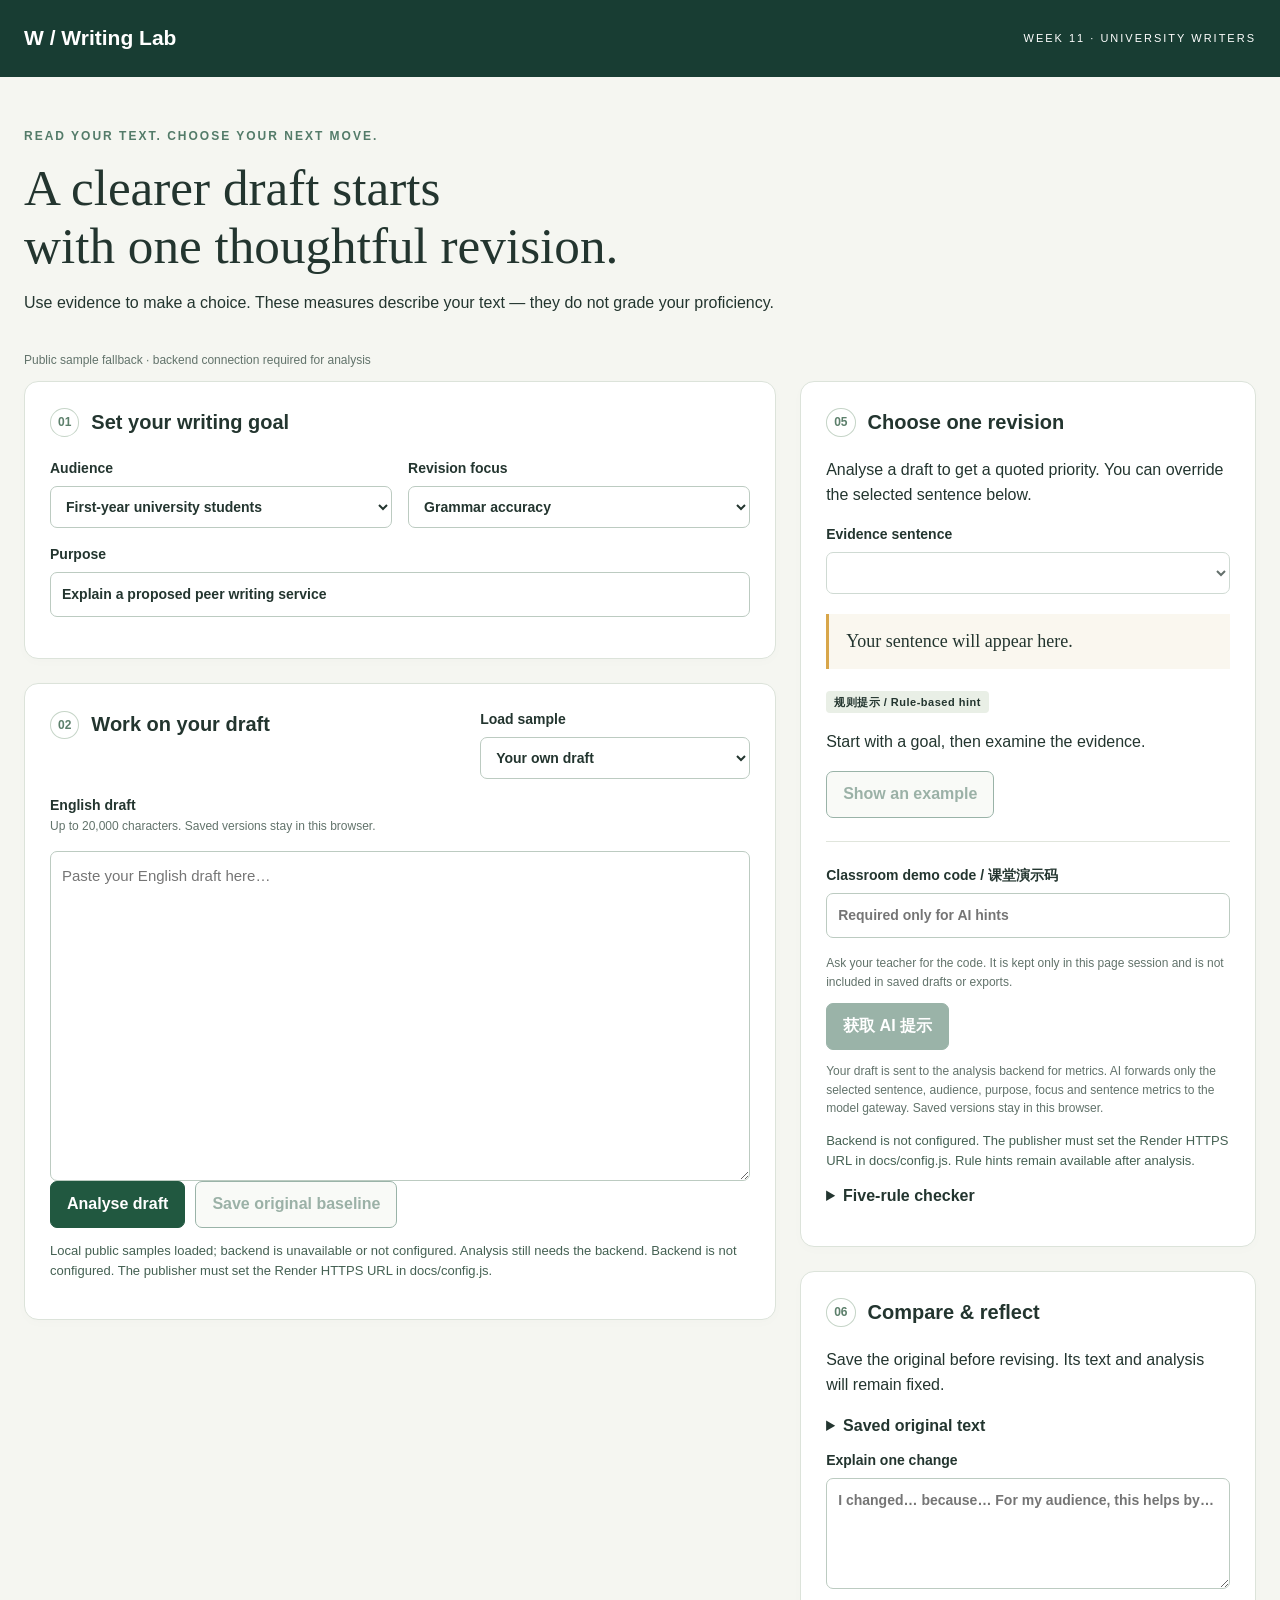
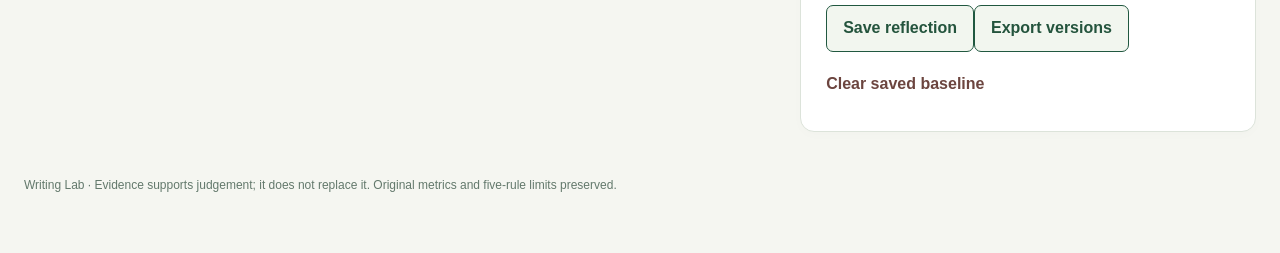
<file: docs/index.html>
<!doctype html>
<html lang="en"><head><meta charset="utf-8"><meta name="viewport" content="width=device-width, initial-scale=1"><title>Writing Lab · Revision with evidence</title><link rel="stylesheet" href="./lab.css"></head><body>
<header><a class="brand" href="./">W / Writing Lab</a><span>WEEK 11 · UNIVERSITY WRITERS</span></header>
<main><div class="intro"><p class="eyebrow">READ YOUR TEXT. CHOOSE YOUR NEXT MOVE.</p><h1>A clearer draft starts <br>with one thoughtful revision.</h1><p>Use evidence to make a choice. These measures describe your text — they do not grade your proficiency.</p></div>
<p id="backend-status" class="small" role="status">Connecting to the analysis backend…</p><div class="layout"><div>
<section><h2><i>01</i> Set your writing goal</h2><div class="two"><label>Audience<select id="audience"><option>First-year university students</option><option>Course teacher</option><option>General readers</option><option>Academic peers</option><option value="custom">Other — specify below</option></select></label><label>Revision focus<select id="focus"><option value="grammar">Grammar accuracy</option><option value="clarity">Clarity of expression</option></select></label></div><label id="custom-wrap" hidden>Custom audience<input id="custom-audience" maxlength="200"></label><label>Purpose<input id="purpose" list="purposes" maxlength="300" value="Explain a proposed peer writing service"></label><datalist id="purposes"><option value="Explain a proposed peer writing service"><option value="Describe experience and recommend a writing service"><option value="Persuade readers to support a proposal"><option value="Summarise evidence for a course assignment"></datalist></section>
<section><div class="section-head"><h2><i>02</i> Work on your draft</h2><label>Load sample<select id="sample"><option value="">Your own draft</option></select></label></div><label for="writing">English draft <small>Up to 20,000 characters. Saved versions stay in this browser.</small></label><textarea id="writing" maxlength="20000" placeholder="Paste your English draft here…"></textarea><div class="actions"><button id="analyse">Analyse draft</button><button class="secondary" id="save" disabled>Save original baseline</button></div><p id="status" role="status" aria-live="polite">Load W1–W3 or paste your draft to begin.</p></section>
<section id="profile" hidden><h2><i>03</i> Read the language profile</h2><p>Compare the same task and audience. A higher value is not automatically better.</p><div id="primary" class="metrics"></div><details><summary>More measures & syntax proxies</summary><div id="extra" class="metrics"></div><p>Syntax measures are finite-head dependency proxies, not L2SCA. A readability grade is a formula output, not a learner grade or CEFR level.</p></details><details><summary>Methods, syntax evidence & limitations</summary><pre id="methods"></pre></details></section>
<section id="sentence-panel" hidden><h2><i>04</i> Explore sentence length</h2><p>Select a bar to see and locate its original sentence. Long does not necessarily mean unclear.</p><div id="chart" aria-label="Sentence lengths in words"></div><div id="sentences"></div></section>
</div><aside>
<section id="support"><h2><i>05</i> Choose one revision</h2><p>Analyse a draft to get a quoted priority. You can override the selected sentence below.</p><label>Evidence sentence<select id="evidence-select" disabled></select></label><blockquote id="quote">Your sentence will appear here.</blockquote><span class="badge" id="hint-source">规则提示 / Rule-based hint</span><p id="hint">Start with a goal, then examine the evidence.</p><button class="secondary" id="example-button" disabled>Show an example</button><p id="example" hidden></p><hr><label>Classroom demo code / 课堂演示码<input id="demo-code" type="password" maxlength="128" autocomplete="off" spellcheck="false" placeholder="Required only for AI hints"></label><p class="small">Ask your teacher for the code. It is kept only in this page session and is not included in saved drafts or exports.</p><button id="ai" disabled>获取 AI 提示</button><p class="small">Your draft is sent to the analysis backend for metrics. AI forwards only the selected sentence, audience, purpose, focus and sentence metrics to the model gateway. Saved versions stay in this browser.</p><p id="ai-status" role="status" aria-live="polite"></p><details><summary>Five-rule checker</summary><p>Only five narrow demonstration patterns are checked. Zero flags does not mean error-free.</p><div id="flags"></div></details></section>
<section><h2><i>06</i> Compare & reflect</h2><p id="baseline-status">Save the original before revising. Its text and analysis will remain fixed.</p><details><summary>Saved original text</summary><pre id="baseline-text">No saved original.</pre></details><div id="comparison"></div><label>Explain one change<textarea id="reflection" rows="4" placeholder="I changed… because… For my audience, this helps by…"></textarea></label><button id="save-reflection" class="secondary">Save reflection</button><button id="export" class="secondary">Export versions</button><button id="reset" class="text-button">Clear saved baseline</button></section>
</aside></div><footer>Writing Lab · Evidence supports judgement; it does not replace it. Original metrics and five-rule limits preserved.</footer></main><script src="./config.js"></script><script src="./lab.js"></script></body></html>
</file>
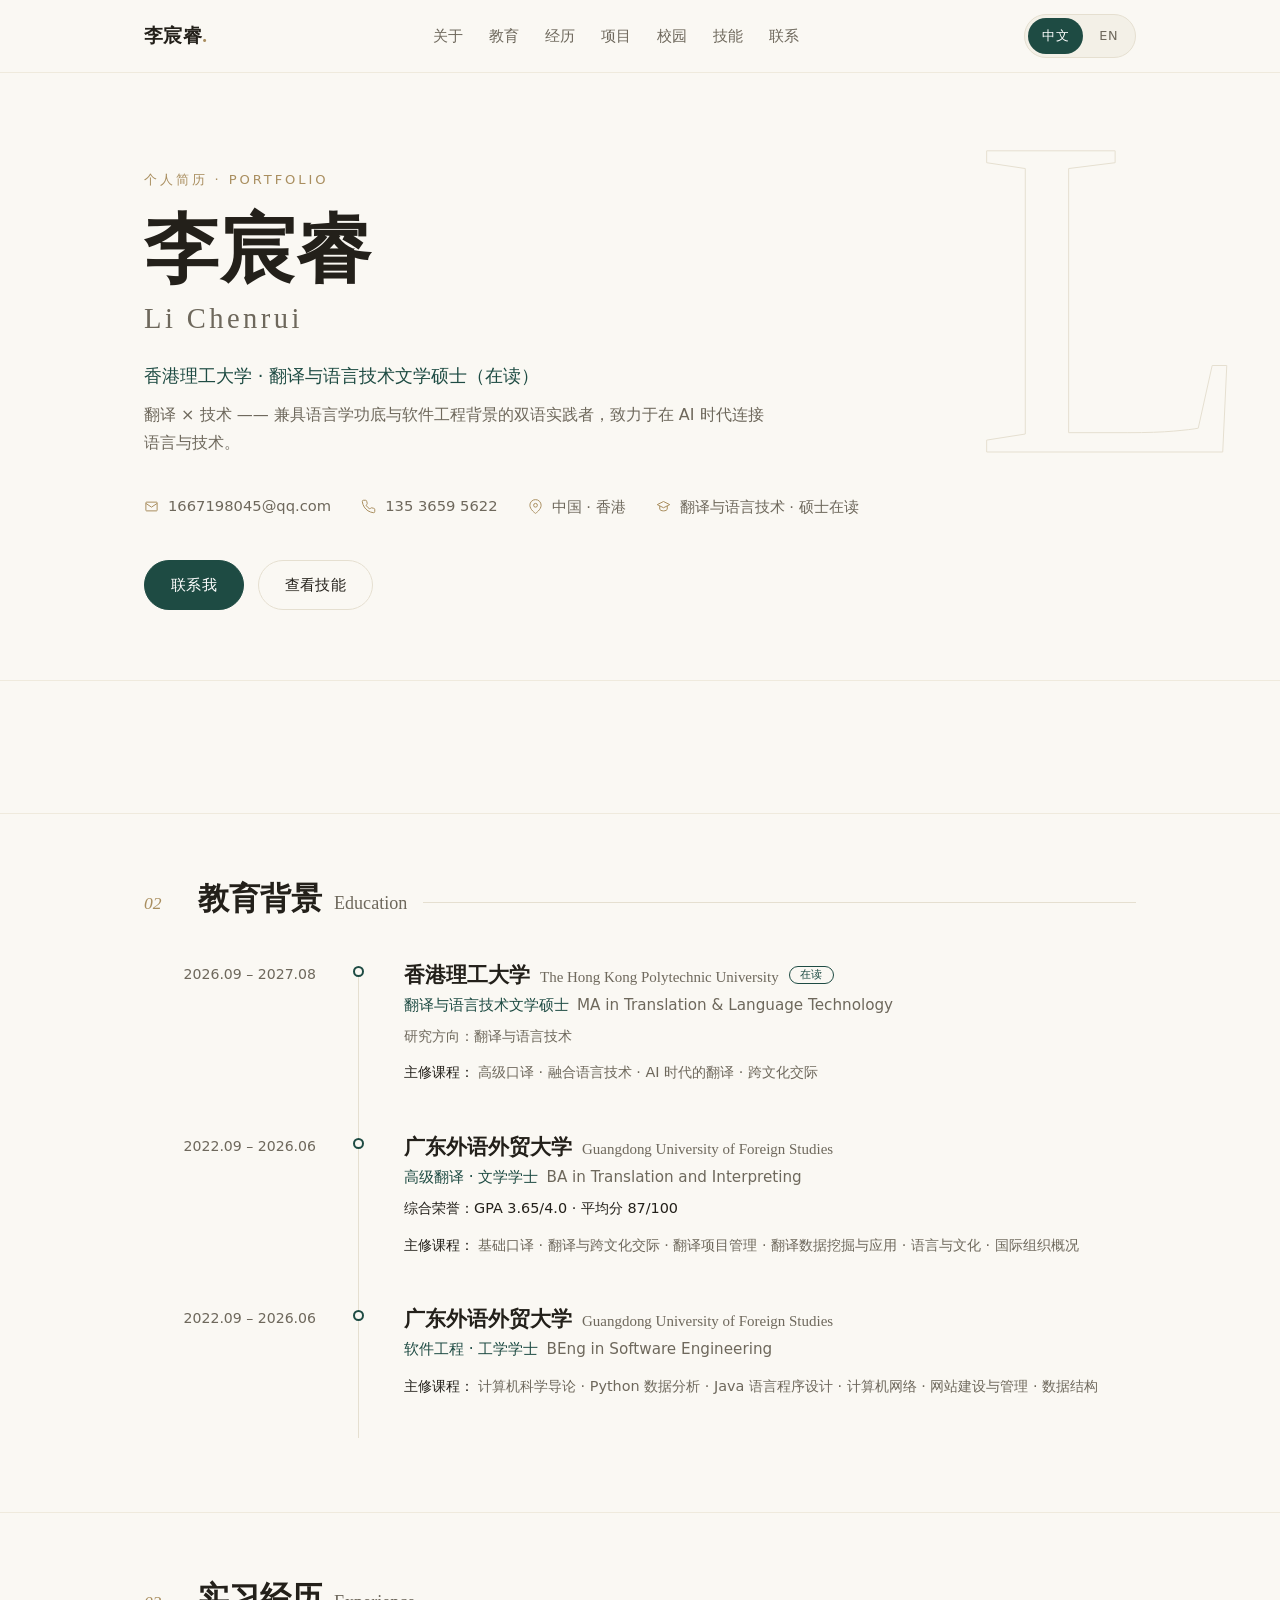
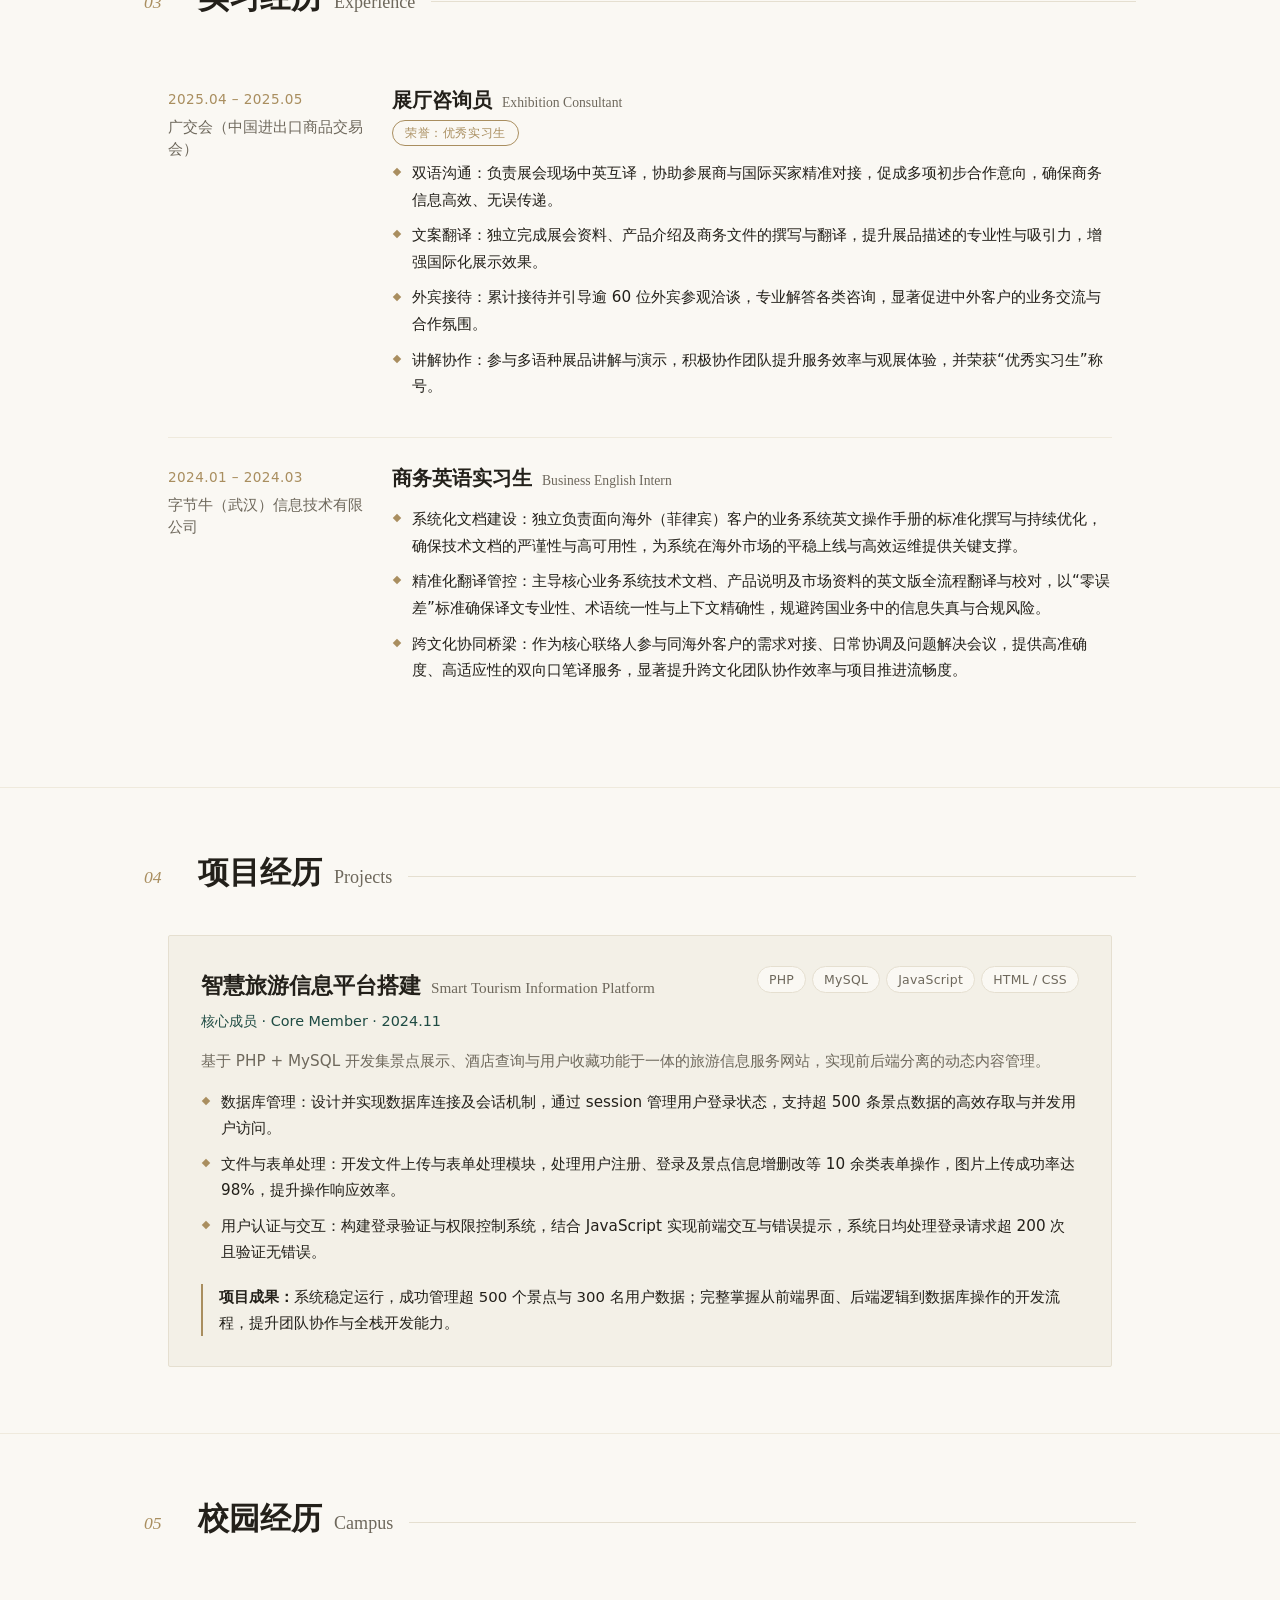
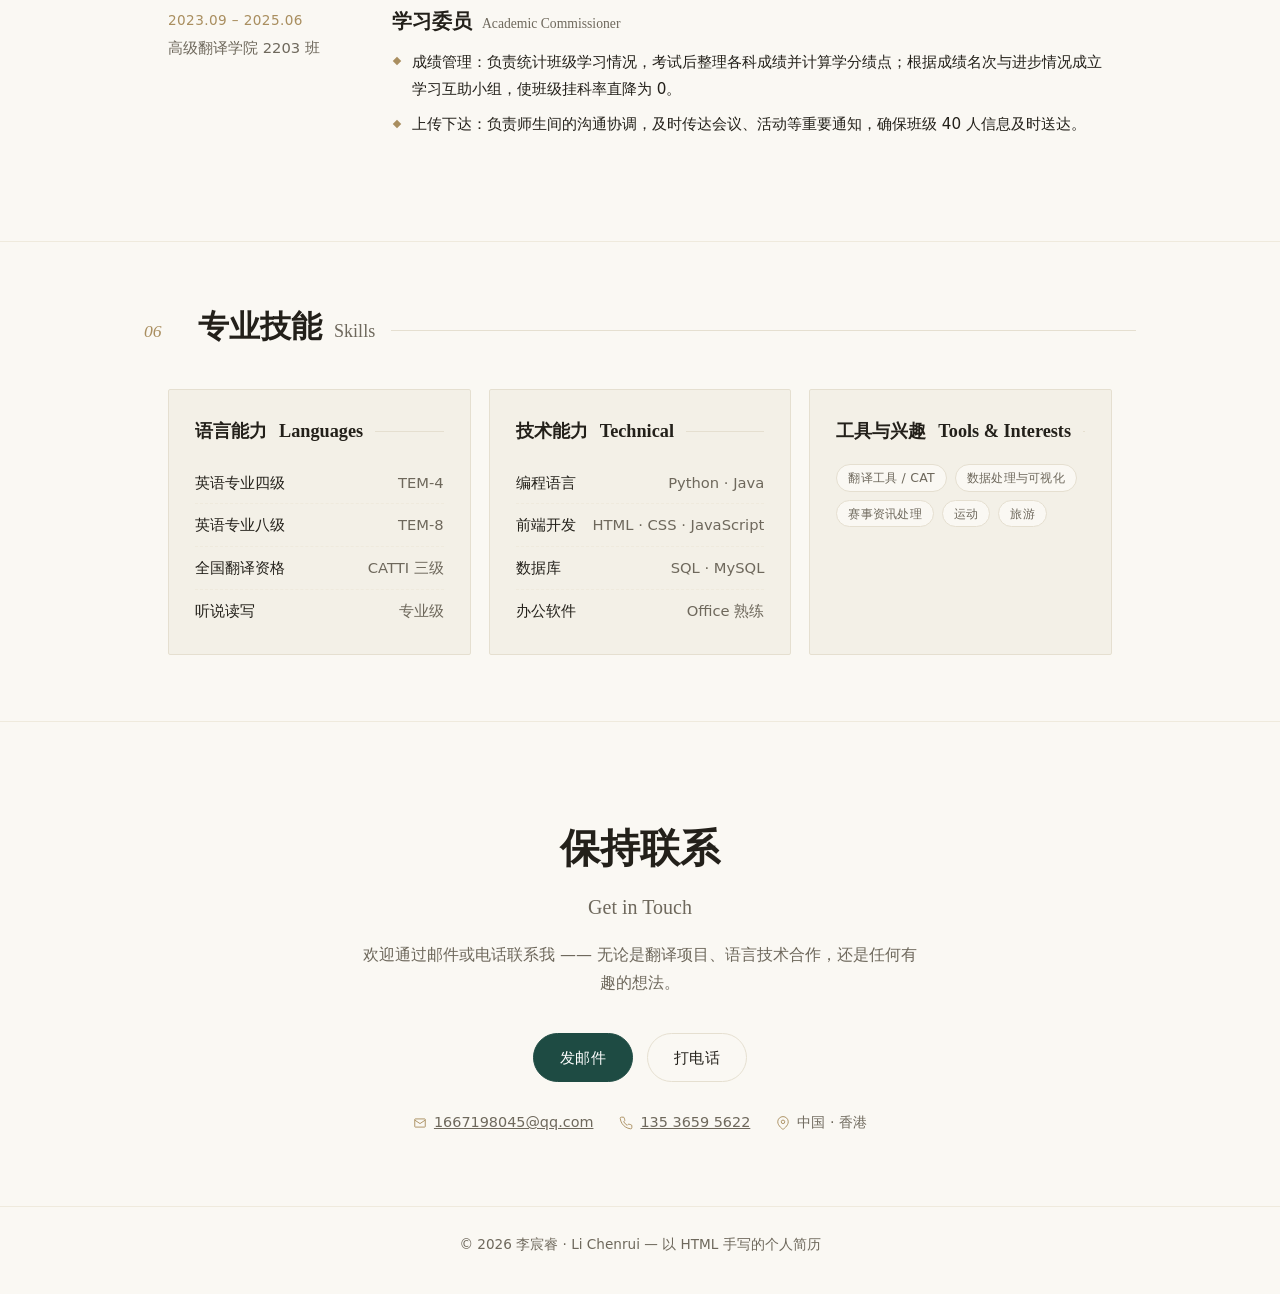
<file: cv.html>
<!DOCTYPE html>
<html lang="zh-CN">
<head>
<meta charset="UTF-8">
<meta name="viewport" content="width=device-width, initial-scale=1.0">
<title>李宸睿 · 翻译与语言技术</title>
<meta name="description" content="Li Chenrui — MA Candidate in Translation & Language Technology at PolyU. Bilingual communicator with a software engineering background.">
<link rel="icon" href="data:image/svg+xml,%3Csvg xmlns='http://www.w3.org/2000/svg' viewBox='0 0 100 100'%3E%3Crect width='100' height='100' rx='18' fill='%231E4B43'/%3E%3Ctext x='50' y='70' font-size='60' text-anchor='middle' fill='%23FAF8F3' font-family='Georgia,serif'%3EL%3C/text%3E%3C/svg%3E">
<link rel="preconnect" href="https://miaoda.feishu.cn">
<link rel="stylesheet" href="https://miaoda.feishu.cn/fonts/css2?family=Cormorant+Garamond:ital,wght@0,400;0,500;0,600;0,700;1,400&family=Noto+Serif+SC:wght@400;600;700;900&family=Noto+Sans+SC:wght@300;400;500;700&family=DM+Sans:wght@400;500;700&display=swap">
<style>
/* ========== 基础 ========== */
:root{
  --paper:#FAF8F3;
  --paper-2:#F3F0E7;
  --ink:#23201A;
  --muted:#6E685C;
  --accent:#1E4B43;
  --accent-deep:#173D36;
  --brass:#A98E5F;
  --line:#E5DFD0;
  --line-soft:#EFEADD;
  --font-display:'Cormorant Garamond','Noto Serif SC',Georgia,'Songti SC','SimSun',serif;
  --font-body:'DM Sans','Noto Sans SC','PingFang SC','Microsoft YaHei',system-ui,sans-serif;
  --maxw:1040px;
  --pad:24px;
}
*{margin:0;padding:0;box-sizing:border-box}
html{scroll-behavior:smooth;scroll-padding-top:88px}
body{font-family:var(--font-body);background:var(--paper);color:var(--ink);line-height:1.75;font-size:16px;-webkit-font-smoothing:antialiased;text-rendering:optimizeLegibility}
a{color:inherit}
::selection{background:var(--accent);color:#fff}

/* ========== 导航 ========== */
.nav{position:sticky;top:0;z-index:50;background:rgba(250,248,243,.94);backdrop-filter:blur(10px);-webkit-backdrop-filter:blur(10px);border-bottom:1px solid var(--line-soft)}
.nav-inner{max-width:var(--maxw);margin:0 auto;padding:0 var(--pad);height:72px;display:flex;align-items:center;justify-content:space-between;gap:18px}
.brand{font-family:var(--font-display);font-weight:600;font-size:1.18rem;letter-spacing:.02em;color:var(--ink);text-decoration:none;white-space:nowrap;padding:10px 0}
.brand b{color:var(--brass);font-weight:600}
.nav-links{display:flex;gap:26px;align-items:center}
.nav-links a{color:var(--muted);text-decoration:none;font-size:.92rem;transition:color .2s;position:relative}
.nav-links a:hover{color:var(--accent)}
.lang-toggle{display:flex;align-items:center;border:1px solid var(--line);border-radius:999px;padding:3px;gap:2px;background:var(--paper-2);flex-shrink:0}
.lang-btn{border:0;background:transparent;font:inherit;font-size:.8rem;padding:7px 14px;border-radius:999px;color:var(--muted);cursor:pointer;transition:all .25s;letter-spacing:.04em}
.lang-btn:hover{color:var(--ink)}
.lang-btn.active{background:var(--accent);color:#fff}
.nav-toggle{display:none;background:none;border:0;cursor:pointer;padding:11px 8px;margin-left:2px}
.nav-toggle span{display:block;width:20px;height:2px;background:var(--ink);margin:5px 0;transition:transform .25s,opacity .25s}
.nav-toggle.open span:nth-child(1){transform:translateY(7px) rotate(45deg)}
.nav-toggle.open span:nth-child(2){opacity:0}
.nav-toggle.open span:nth-child(3){transform:translateY(-7px) rotate(-45deg)}

/* ========== Hero ========== */
.hero{padding:96px 0 70px;position:relative;overflow:hidden}
.hero::before{content:'L';position:absolute;right:2%;top:-6px;font-family:var(--font-display);font-size:460px;line-height:1;color:transparent;-webkit-text-stroke:1px var(--line);pointer-events:none;user-select:none}
.hero-inner{max-width:var(--maxw);margin:0 auto;padding:0 var(--pad);position:relative;z-index:1}
.hero-eyebrow{font-size:.82rem;letter-spacing:.22em;color:var(--brass);text-transform:uppercase}
.hero-name{font-family:var(--font-display);font-weight:700;font-size:clamp(3rem,7vw,4.7rem);line-height:1.06;letter-spacing:.01em;margin-top:18px}
.hero-name .en{display:block;font-size:.38em;font-weight:500;color:var(--muted);letter-spacing:.12em;margin-top:14px}
.hero-role{margin-top:26px;font-size:1.12rem;font-weight:500;color:var(--accent)}
.hero-tagline{margin-top:10px;color:var(--muted);max-width:620px;font-size:1rem}
.hero-meta{margin-top:36px;display:flex;flex-wrap:wrap;gap:12px 30px}
.hero-meta .item{display:flex;align-items:center;gap:9px;color:var(--muted);font-size:.92rem}
.hero-meta svg{width:15px;height:15px;stroke:var(--brass);fill:none;stroke-width:1.6;flex-shrink:0}
.hero-meta a{color:var(--muted);text-decoration:none;border-bottom:1px solid transparent;transition:color .2s,border-color .2s}
.hero-meta a:hover{color:var(--accent);border-color:var(--accent)}
.hero-cta{margin-top:40px;display:flex;gap:14px;flex-wrap:wrap}
.btn{display:inline-flex;align-items:center;justify-content:center;padding:11px 26px;border-radius:999px;font-size:.92rem;text-decoration:none;transition:all .25s;letter-spacing:.02em}
.btn-primary{background:var(--accent);color:#fff;border:1px solid var(--accent)}
.btn-primary:hover{background:var(--accent-deep)}
.btn-ghost{border:1px solid var(--line);color:var(--ink);background:transparent}
.btn-ghost:hover{border-color:var(--accent);color:var(--accent)}

/* ========== 通用区块 ========== */
.section{padding:66px 0;border-top:1px solid var(--line-soft)}
.wrap{max-width:var(--maxw);margin:0 auto;padding:0 var(--pad)}
.sec-head{display:flex;align-items:baseline;gap:16px;margin-bottom:42px}
.sec-num{font-family:var(--font-display);font-style:italic;color:var(--brass);font-size:1.1rem;width:38px;flex-shrink:0}
.sec-title{font-family:var(--font-display);font-size:1.95rem;font-weight:600;line-height:1.2}
.sec-title .en{color:var(--muted);font-size:.58em;font-weight:400;margin-left:12px}
.sec-line{flex:1;height:1px;background:var(--line);transform:translateY(-6px)}

/* ========== 教育时间轴 ========== */
.edu{--t:168px;--a:44px;display:grid;grid-template-columns:var(--t) var(--a) 1fr;position:relative}
.edu::before{content:'';position:absolute;left:calc(var(--t) + var(--a)/2);top:8px;bottom:8px;width:1px;background:var(--line)}
.edu-item{display:contents}
.edu-time{grid-column:1;padding:3px 20px 0 0;text-align:right;color:var(--muted);font-size:.88rem;line-height:1.5;font-variant-numeric:tabular-nums}
.edu-dot{grid-column:2;justify-self:center;position:relative;z-index:1}
.edu-dot i{display:block;width:11px;height:11px;border-radius:50%;background:var(--paper);border:2px solid var(--accent);margin-top:5px}
.edu-body{grid-column:3;padding:0 0 46px 24px}
.edu-body h3{font-family:var(--font-display);font-size:1.3rem;font-weight:600;line-height:1.3}
.edu-body h3 .en{color:var(--muted);font-size:.72em;font-weight:400;margin-left:10px}
.edu-degree{color:var(--accent);font-weight:500;font-size:.95rem;margin-top:4px}
.edu-degree .en{color:var(--muted);font-weight:400;margin-left:8px}
.edu-honor{margin-top:6px;color:var(--ink);font-size:.9rem}
.edu-extra{margin-top:6px;color:var(--muted);font-size:.9rem}
.edu-courses{margin-top:10px;color:var(--muted);font-size:.9rem;line-height:1.9}
.edu-courses b{color:var(--ink);font-weight:500;margin-right:4px}
.edu-current{display:inline-block;margin-left:10px;font-family:var(--font-body);font-size:.68rem;font-weight:500;letter-spacing:.06em;color:var(--accent);border:1px solid var(--accent);border-radius:999px;padding:1px 10px;vertical-align:middle;position:relative;top:-2px}

/* ========== 经历行 ========== */
.row{display:grid;grid-template-columns:196px 1fr;gap:28px;padding:28px 0;border-top:1px solid var(--line-soft)}
.row:first-of-type{border-top:0}
.row-meta .period{font-size:.85rem;color:var(--brass);letter-spacing:.03em;font-variant-numeric:tabular-nums}
.row-meta .org{margin-top:4px;font-size:.92rem;color:var(--muted);line-height:1.5}
.row-body h3{font-family:var(--font-display);font-size:1.22rem;font-weight:600;line-height:1.35}
.row-body h3 .en{color:var(--muted);font-size:.7em;font-weight:400;margin-left:10px}
.row-body .role{display:inline-block;margin-top:6px;font-size:.78rem;letter-spacing:.05em;color:var(--brass);border:1px solid var(--line);border-radius:999px;padding:1px 12px}
.row-body .role.honor{border-color:var(--brass);color:var(--brass)}
.points{margin-top:14px;list-style:none}
.points li{position:relative;padding-left:20px;margin-bottom:9px;font-size:.95rem;color:var(--ink)}
.points li::before{content:'';position:absolute;left:2px;top:.6em;width:6px;height:6px;background:var(--brass);transform:rotate(45deg)}

/* ========== 项目 ========== */
.project{border:1px solid var(--line);border-radius:2px;padding:30px 32px;background:var(--paper-2)}
.project-head{display:flex;align-items:flex-start;justify-content:space-between;gap:20px;flex-wrap:wrap}
.project-head h3{font-family:var(--font-display);font-size:1.4rem;font-weight:600}
.project-head h3 .en{color:var(--muted);font-size:.68em;font-weight:400;margin-left:10px}
.tags{display:flex;flex-wrap:wrap;gap:6px}
.chip{display:inline-block;border:1px solid var(--line);border-radius:999px;padding:2px 11px;font-size:.78rem;color:var(--muted);background:var(--paper);letter-spacing:.02em}
.project-role{margin-top:4px;color:var(--accent);font-size:.9rem;font-weight:500}
.project-desc{margin-top:14px;font-size:.95rem;color:var(--muted)}
.project .points{margin-top:14px}
.project-results{margin-top:18px;border-left:2px solid var(--brass);padding-left:16px;font-size:.93rem;color:var(--ink)}

/* ========== 技能 ========== */
.skills{display:grid;grid-template-columns:repeat(auto-fit,minmax(290px,1fr));gap:18px}
.skill-card{border:1px solid var(--line);border-radius:2px;padding:26px 26px 22px;background:var(--paper-2)}
.skill-card h3{font-family:var(--font-display);font-size:1.14rem;font-weight:600;display:flex;align-items:center;gap:12px}
.skill-card h3::after{content:'';flex:1;height:1px;background:var(--line)}
.skill-card ul{list-style:none;margin-top:14px}
.skill-card li{padding:8px 0;border-bottom:1px dashed var(--line-soft);font-size:.92rem;display:flex;justify-content:space-between;gap:14px}
.skill-card li:last-child{border-bottom:0}
.skill-card li span{color:var(--muted);text-align:right}
.skill-chips{margin-top:16px;display:flex;flex-wrap:wrap;gap:8px}

/* ========== 联系 ========== */
.contact{padding:92px 0 70px;border-top:1px solid var(--line-soft);text-align:center}
.contact h2{font-family:var(--font-display);font-size:2.5rem;font-weight:600}
.contact .sub{color:var(--muted);max-width:560px;margin:16px auto 0;font-size:1rem}
.contact-actions{margin-top:36px;display:flex;justify-content:center;gap:14px;flex-wrap:wrap}
.contact-line{margin-top:28px;color:var(--muted);font-size:.9rem;display:flex;justify-content:center;gap:26px;flex-wrap:wrap}
.contact-line span{display:inline-flex;align-items:center;gap:7px}
.contact-line svg{width:14px;height:14px;stroke:var(--brass);fill:none;stroke-width:1.6}
footer{border-top:1px solid var(--line-soft);padding:26px 0 38px;text-align:center;color:var(--muted);font-size:.85rem}

/* ========== 动效 ========== */
@keyframes fadeUp{from{opacity:0;transform:translateY(16px)}to{opacity:1;transform:none}}
.hero{animation:fadeUp .75s ease both}
.fade-swap{animation:fadeUp .35s ease both}
@media (prefers-reduced-motion:reduce){
  *{animation:none!important;transition:none!important}
  html{scroll-behavior:auto}
}

/* ========== 响应式 ========== */
@media (max-width:860px){
  .nav-links{position:absolute;top:72px;left:0;right:0;background:var(--paper);border-bottom:1px solid var(--line);flex-direction:column;align-items:flex-start;padding:18px 24px 22px;gap:16px;display:none;box-shadow:0 14px 30px rgba(35,32,26,.06)}
  .nav-links.open{display:flex}
  .nav-toggle{display:block}
}
@media (max-width:720px){
  .hero{padding:68px 0 54px}
  .hero::before{font-size:280px;right:-20px;top:10px}
  .hero-meta .item a{padding:6px 0}
  .contact-line a{padding:6px 4px}
  .edu-current{font-size:.72rem}
  .section{padding:52px 0}
  .row{grid-template-columns:1fr;gap:14px;padding:24px 0}
  .edu{--t:94px;--a:26px}
  .edu-time{font-size:.78rem;padding-right:8px;line-height:1.45}
  .edu-body{padding:0 0 38px 12px}
  .edu-body h3 .en{display:block;margin:2px 0 0 0;font-size:.68em}
  .edu-degree .en{display:block;margin:0}
  .project{padding:24px 20px}
  .sec-title{font-size:1.6rem}
}
</style>
</head>
<body>

<div id="app">
  <header class="nav" id="nav">
    <div class="nav-inner">
      <a class="brand" id="brand" href="#top">李宸睿<b>.</b></a>
      <nav class="nav-links" id="navLinks" aria-label="导航"></nav>
      <div style="display:flex;align-items:center;gap:10px">
        <div class="lang-toggle" role="group" aria-label="Language switch">
          <button type="button" class="lang-btn" data-lang="zh">中文</button>
          <button type="button" class="lang-btn" data-lang="en">EN</button>
        </div>
        <button type="button" class="nav-toggle" id="navToggle" aria-expanded="false" aria-label="Menu">
          <span></span><span></span><span></span>
        </button>
      </div>
    </div>
  </header>

  <main id="main">
    <section class="hero" id="top"></section>
    <section class="section" id="about"></section>
    <section class="section" id="education"></section>
    <section class="section" id="experience"></section>
    <section class="section" id="projects"></section>
    <section class="section" id="campus"></section>
    <section class="section" id="skills"></section>
    <section class="contact" id="contact"></section>
  </main>

  <footer id="footer"></footer>
</div>

<noscript>
  <div style="max-width:1040px;margin:60px auto;padding:0 24px;font-family:sans-serif">
    <h1>李宸睿 · Li Chenrui</h1>
    <p>翻译与语言技术文学硕士（在读）· 香港理工大学 &nbsp;|&nbsp; MA in Translation &amp; Language Technology, PolyU</p>
    <p>邮箱 Email: 1667198045@qq.com &nbsp;·&nbsp; 电话 Tel: 13536595622</p>
  </div>
</noscript>

<script>
'use strict';
var DATA = {
  zh: {
    meta: { title: '李宸睿 · 翻译与语言技术' },
    nav: [
      { key: 'about', label: '关于' }, { key: 'education', label: '教育' },
      { key: 'experience', label: '经历' }, { key: 'projects', label: '项目' },
      { key: 'campus', label: '校园' }, { key: 'skills', label: '技能' }, { key: 'contact', label: '联系' }
    ],
    hero: {
      eyebrow: '个人简历 · Portfolio',
      nameMain: '李宸睿', nameSub: 'Li Chenrui',
      role: '香港理工大学 · 翻译与语言技术文学硕士（在读）',
      tagline: '翻译 × 技术 —— 兼具语言学功底与软件工程背景的双语实践者，致力于在 AI 时代连接语言与技术。',
      meta: [
        { icon: 'mail', value: '1667198045@qq.com', href: 'mailto:1667198045@qq.com' },
        { icon: 'phone', value: '135 3659 5622', href: 'tel:+8613536595622' },
        { icon: 'pin', value: '中国 · 香港' },
        { icon: 'cap', value: '翻译与语言技术 · 硕士在读' }
      ],
      ctaPrimary: { label: '联系我', href: 'mailto:1667198045@qq.com' },
      ctaSecondary: { label: '查看技能', href: '#skills' }
    },
    about: {
      num: '01', title: '关于我', titleEn: 'About',
      paragraphs: [
        '主修翻译、辅修软件工程，兼具扎实的语言功底与独立的技术实现能力。精通多语种信息编译，熟悉翻译工具、数据处理与可视化，能够在翻译与技术之间高效沟通与交付。',
        '性格开朗，具备优秀的跨文化沟通与团队协作能力，责任心强、抗压性好，拥有强烈的自主驱动力，追求持续的专业进步与自我完善。'
      ]
    },
    education: {
      num: '02', title: '教育背景', titleEn: 'Education',
      items: [
        {
          period: '2026.09 – 2027.08', current: true,
          school: '香港理工大学', schoolEn: 'The Hong Kong Polytechnic University',
          degree: '翻译与语言技术文学硕士', degreeEn: 'MA in Translation & Language Technology',
          extra: '研究方向：翻译与语言技术',
          courseLabel: '主修课程', courses: ['高级口译', '融合语言技术', 'AI 时代的翻译', '跨文化交际']
        },
        {
          period: '2022.09 – 2026.06',
          school: '广东外语外贸大学', schoolEn: 'Guangdong University of Foreign Studies',
          degree: '高级翻译 · 文学学士', degreeEn: 'BA in Translation and Interpreting',
          honor: '综合荣誉：GPA 3.65/4.0 · 平均分 87/100',
          courseLabel: '主修课程',
          courses: ['基础口译', '翻译与跨文化交际', '翻译项目管理', '翻译数据挖掘与应用', '语言与文化', '国际组织概况']
        },
        {
          period: '2022.09 – 2026.06',
          school: '广东外语外贸大学', schoolEn: 'Guangdong University of Foreign Studies',
          degree: '软件工程 · 工学学士', degreeEn: 'BEng in Software Engineering',
          courseLabel: '主修课程',
          courses: ['计算机科学导论', 'Python 数据分析', 'Java 语言程序设计', '计算机网络', '网站建设与管理', '数据结构']
        }
      ]
    },
    experience: {
      num: '03', title: '实习经历', titleEn: 'Experience',
      items: [
        {
          period: '2025.04 – 2025.05',
          org: '广交会（中国进出口商品交易会）', orgEn: 'Canton Fair',
          role: '展厅咨询员', roleEn: 'Exhibition Consultant', honor: '优秀实习生',
          points: [
            '双语沟通：负责展会现场中英互译，协助参展商与国际买家精准对接，促成多项初步合作意向，确保商务信息高效、无误传递。',
            '文案翻译：独立完成展会资料、产品介绍及商务文件的撰写与翻译，提升展品描述的专业性与吸引力，增强国际化展示效果。',
            '外宾接待：累计接待并引导逾 60 位外宾参观洽谈，专业解答各类咨询，显著促进中外客户的业务交流与合作氛围。',
            '讲解协作：参与多语种展品讲解与演示，积极协作团队提升服务效率与观展体验，并荣获“优秀实习生”称号。'
          ]
        },
        {
          period: '2024.01 – 2024.03',
          org: '字节牛（武汉）信息技术有限公司', orgEn: 'ByteNiu (Wuhan) Information Technology Co., Ltd.',
          role: '商务英语实习生', roleEn: 'Business English Intern',
          points: [
            '系统化文档建设：独立负责面向海外（菲律宾）客户的业务系统英文操作手册的标准化撰写与持续优化，确保技术文档的严谨性与高可用性，为系统在海外市场的平稳上线与高效运维提供关键支撑。',
            '精准化翻译管控：主导核心业务系统技术文档、产品说明及市场资料的英文版全流程翻译与校对，以“零误差”标准确保译文专业性、术语统一性与上下文精确性，规避跨国业务中的信息失真与合规风险。',
            '跨文化协同桥梁：作为核心联络人参与同海外客户的需求对接、日常协调及问题解决会议，提供高准确度、高适应性的双向口笔译服务，显著提升跨文化团队协作效率与项目推进流畅度。'
          ]
        }
      ]
    },
    projects: {
      num: '04', title: '项目经历', titleEn: 'Projects',
      items: [
        {
          period: '2024.11',
          name: '智慧旅游信息平台搭建', nameEn: 'Smart Tourism Information Platform',
          role: '核心成员', roleEn: 'Core Member',
          tags: ['PHP', 'MySQL', 'JavaScript', 'HTML / CSS'],
          desc: '基于 PHP + MySQL 开发集景点展示、酒店查询与用户收藏功能于一体的旅游信息服务网站，实现前后端分离的动态内容管理。',
          points: [
            '数据库管理：设计并实现数据库连接及会话机制，通过 session 管理用户登录状态，支持超 500 条景点数据的高效存取与并发用户访问。',
            '文件与表单处理：开发文件上传与表单处理模块，处理用户注册、登录及景点信息增删改等 10 余类表单操作，图片上传成功率达 98%，提升操作响应效率。',
            '用户认证与交互：构建登录验证与权限控制系统，结合 JavaScript 实现前端交互与错误提示，系统日均处理登录请求超 200 次且验证无错误。'
          ],
          results: '系统稳定运行，成功管理超 500 个景点与 300 名用户数据；完整掌握从前端界面、后端逻辑到数据库操作的开发流程，提升团队协作与全栈开发能力。'
        }
      ]
    },
    campus: {
      num: '05', title: '校园经历', titleEn: 'Campus',
      items: [
        {
          period: '2023.09 – 2025.06',
          org: '高级翻译学院 2203 班', orgEn: 'Class 2203, School of Interpreting & Translation Studies',
          role: '学习委员', roleEn: 'Academic Commissioner',
          points: [
            '成绩管理：负责统计班级学习情况，考试后整理各科成绩并计算学分绩点；根据成绩名次与进步情况成立学习互助小组，使班级挂科率直降为 0。',
            '上传下达：负责师生间的沟通协调，及时传达会议、活动等重要通知，确保班级 40 人信息及时送达。'
          ]
        }
      ]
    },
    skills: {
      num: '06', title: '专业技能', titleEn: 'Skills',
      groups: [
        {
          title: '语言能力', titleEn: 'Languages',
          items: [
            { k: '英语专业四级', v: 'TEM-4' },
            { k: '英语专业八级', v: 'TEM-8' },
            { k: '全国翻译资格', v: 'CATTI 三级' },
            { k: '听说读写', v: '专业级' }
          ]
        },
        {
          title: '技术能力', titleEn: 'Technical',
          items: [
            { k: '编程语言', v: 'Python · Java' },
            { k: '前端开发', v: 'HTML · CSS · JavaScript' },
            { k: '数据库', v: 'SQL · MySQL' },
            { k: '办公软件', v: 'Office 熟练' }
          ]
        },
        {
          title: '工具与兴趣', titleEn: 'Tools & Interests',
          chips: ['翻译工具 / CAT', '数据处理与可视化', '赛事资讯处理', '运动', '旅游']
        }
      ]
    },
    contact: {
      title: '保持联系',
      titleEn: 'Get in Touch',
      sub: '欢迎通过邮件或电话联系我 —— 无论是翻译项目、语言技术合作，还是任何有趣的想法。',
      emailLabel: '发邮件', phoneLabel: '打电话',
      meta: [
        { icon: 'mail', value: '1667198045@qq.com', href: 'mailto:1667198045@qq.com' },
        { icon: 'phone', value: '135 3659 5622', href: 'tel:+8613536595622' },
        { icon: 'pin', value: '中国 · 香港' }
      ],
      footer: '© 2026 李宸睿 · Li Chenrui — 以 HTML 手写的个人简历'
    }
  },
  en: {
    meta: { title: 'Chenrui Li · Translation & Language Technology' },
    nav: [
      { key: 'about', label: 'About' }, { key: 'education', label: 'Education' },
      { key: 'experience', label: 'Experience' }, { key: 'projects', label: 'Projects' },
      { key: 'campus', label: 'Campus' }, { key: 'skills', label: 'Skills' }, { key: 'contact', label: 'Contact' }
    ],
    hero: {
      eyebrow: 'Personal Portfolio',
      nameMain: 'Chenrui Li', nameSub: '李宸睿',
      role: 'MA Candidate in Translation & Language Technology · The Hong Kong Polytechnic University',
      tagline: 'Translation × Technology — a bilingual communicator with linguistic rigor and a software engineering edge, bridging language and technology in the AI era.',
      meta: [
        { icon: 'mail', value: '1667198045@qq.com', href: 'mailto:1667198045@qq.com' },
        { icon: 'phone', value: '+86 135 3659 5622', href: 'tel:+8613536595622' },
        { icon: 'pin', value: 'Hong Kong SAR, China' },
        { icon: 'cap', value: 'MA candidate · Translation & Language Tech' }
      ],
      ctaPrimary: { label: 'Contact Me', href: 'mailto:1667198045@qq.com' },
      ctaSecondary: { label: 'View Skills', href: '#skills' }
    },
    about: {
      num: '01', title: 'About Me', titleEn: '关于我',
      paragraphs: [
        'Majoring in translation with a minor in software engineering, I combine solid linguistic training with hands-on technical capability. Experienced in multilingual content compilation, CAT tools, data processing and visualization, I communicate and deliver effectively at the intersection of language and technology.',
        'Open-minded and collaborative, I bring strong intercultural communication skills, a sense of responsibility, and the resilience to work under pressure. Self-driven and eager to learn, I am committed to continuous professional growth.'
      ]
    },
    education: {
      num: '02', title: 'Education', titleEn: '教育背景',
      items: [
        {
          period: 'Sep 2026 – Aug 2027', current: true,
          school: 'The Hong Kong Polytechnic University', schoolEn: '香港理工大学',
          degree: 'MA in Translation & Language Technology', degreeEn: '翻译与语言技术文学硕士',
          extra: 'Research focus: Translation & Language Technology',
          courseLabel: 'Key courses', courses: ['Advanced Interpreting', 'Integrated Language Technology', 'Translation in the AI Era', 'Intercultural Communication']
        },
        {
          period: 'Sep 2022 – Jun 2026',
          school: 'Guangdong University of Foreign Studies', schoolEn: '广东外语外贸大学',
          degree: 'BA in Translation and Interpreting', degreeEn: '高级翻译 · 文学学士',
          honor: 'Honors: GPA 3.65/4.0 · Average 87/100',
          courseLabel: 'Key courses',
          courses: ['Foundations of Interpreting', 'Translation & Intercultural Communication', 'Translation Project Management', 'Data Mining & Applications in Translation', 'Language and Culture', 'Introduction to International Organizations']
        },
        {
          period: 'Sep 2022 – Jun 2026',
          school: 'Guangdong University of Foreign Studies', schoolEn: '广东外语外贸大学',
          degree: 'BEng in Software Engineering', degreeEn: '软件工程 · 工学学士',
          courseLabel: 'Key courses',
          courses: ['Introduction to Computer Science', 'Python Data Analysis', 'Java Programming', 'Computer Networks', 'Web Development & Management', 'Data Structures']
        }
      ]
    },
    experience: {
      num: '03', title: 'Experience', titleEn: '实习经历',
      items: [
        {
          period: 'Apr 2025 – May 2025',
          org: 'Canton Fair (China Import & Export Fair)', orgEn: '广交会',
          role: 'Exhibition Consultant', roleEn: '展厅咨询员', honor: 'Outstanding Intern',
          points: [
            'Bilingual communication: provided on-site Chinese–English interpretation, connecting exhibitors with international buyers and facilitating multiple initial cooperation leads with accurate, error-free business communication.',
            'Copywriting & translation: independently drafted and translated exhibition materials, product introductions and business documents, elevating the professionalism and international appeal of product showcases.',
            'International reception: hosted and guided 60+ international visitors, professionally answering enquiries and visibly boosting business exchanges between domestic and foreign clients.',
            'Presentation support: participated in multilingual product demonstrations, collaborating with the team to improve service efficiency — recognized with the “Outstanding Intern” award.'
          ]
        },
        {
          period: 'Jan 2024 – Mar 2024',
          org: 'ByteNiu (Wuhan) Information Technology Co., Ltd.', orgEn: '字节牛（武汉）信息技术有限公司',
          role: 'Business English Intern', roleEn: '商务英语实习生',
          points: [
            'Systematic documentation: independently authored and continuously refined standardized English user manuals for the overseas (Philippines) business system, ensuring technical rigor and reliability ahead of its international rollout and operations.',
            'Precise translation control: led end-to-end English translation and proofreading of core technical documents, product descriptions and marketing materials to a “zero-error” standard, ensuring professionalism, terminological consistency and contextual accuracy while mitigating cross-border information and compliance risks.',
            'Cross-cultural liaison: served as the key contact in requirement alignment, daily coordination and issue resolution with overseas clients, delivering highly accurate, adaptable bidirectional interpretation and written translation that improved team efficiency and project momentum.'
          ]
        }
      ]
    },
    projects: {
      num: '04', title: 'Projects', titleEn: '项目经历',
      items: [
        {
          period: 'Nov 2024',
          name: 'Smart Tourism Information Platform', nameEn: '智慧旅游信息平台搭建',
          role: 'Core Member', roleEn: '核心成员',
          tags: ['PHP', 'MySQL', 'JavaScript', 'HTML / CSS'],
          desc: 'Built with PHP + MySQL, a tourism information website featuring scenic-spot showcases, hotel search and user favourites, with dynamic, separated front-end/back-end content management.',
          points: [
            'Database & sessions: designed and implemented database connectivity and session-based login management, supporting efficient access to 500+ scenic records under concurrent user load.',
            'File & form handling: developed upload and form-processing modules covering 10+ form operations (registration, login, CRUD of scenic spots), achieving a 98% image-upload success rate and faster response.',
            'Authentication & UX: built login verification and permission controls with JavaScript-driven interactions and error prompts, handling 200+ daily login requests error-free.'
          ],
          results: 'Ran stably managing 500+ scenic spots and 300+ users; gained end-to-end full-stack experience from front-end UI through back-end logic to database operations, strengthening teamwork and full-stack capability.'
        }
      ]
    },
    campus: {
      num: '05', title: 'Campus', titleEn: '校园经历',
      items: [
        {
          period: 'Sep 2023 – Jun 2025',
          org: 'Class 2203, School of Interpreting & Translation Studies', orgEn: '高级翻译学院 2203 班',
          role: 'Academic Commissioner', roleEn: '学习委员',
          points: [
            'Academic management: compiled and calculated class grades and GPAs after each examination; founded peer study groups based on rankings and progress, driving the class failure rate down to zero.',
            'Liaison: coordinated communication between faculty and 40 classmates, ensuring timely delivery of meeting and activity notices.'
          ]
        }
      ]
    },
    skills: {
      num: '06', title: 'Skills', titleEn: '专业技能',
      groups: [
        {
          title: 'Languages', titleEn: '语言能力',
          items: [
            { k: 'TEM-4', v: 'English Band 4' },
            { k: 'TEM-8', v: 'English Band 8' },
            { k: 'CATTI Level 3', v: 'China Accreditation Test for Translators' },
            { k: 'Communication', v: 'Professional proficiency' }
          ]
        },
        {
          title: 'Technical', titleEn: '技术能力',
          items: [
            { k: 'Programming', v: 'Python · Java' },
            { k: 'Front-end', v: 'HTML · CSS · JavaScript' },
            { k: 'Databases', v: 'SQL · MySQL' },
            { k: 'Office Suite', v: 'Advanced' }
          ]
        },
        {
          title: 'Tools & Interests', titleEn: '工具与兴趣',
          chips: ['CAT / Translation Tools', 'Data Processing & Visualization', 'Sports Event News Handling', 'Sports', 'Travel']
        }
      ]
    },
    contact: {
      title: 'Get in Touch',
      titleEn: '保持联系',
      sub: 'Feel free to reach out by email or phone — for translation projects, language technology collaborations, or any interesting ideas.',
      emailLabel: 'Send Email', phoneLabel: 'Call Me',
      meta: [
        { icon: 'mail', value: '1667198045@qq.com', href: 'mailto:1667198045@qq.com' },
        { icon: 'phone', value: '+86 135 3659 5622', href: 'tel:+8613536595622' },
        { icon: 'pin', value: 'Hong Kong SAR, China' }
      ],
      footer: '© 2026 Chenrui Li · 李宸睿 — a handcrafted HTML résumé'
    }
  }
};
var state = { lang: 'zh' };
try {
  var saved = localStorage.getItem('resume-lang');
  if (saved === 'en' || saved === 'zh') state.lang = saved;
} catch (e) {}

var L = function (zh, en) { return state.lang === 'zh' ? zh : en; };

var ICONS = {
  mail: '<path d="M4 5h16a1 1 0 0 1 1 1v12a1 1 0 0 1-1 1H4a1 1 0 0 1-1-1V6a1 1 0 0 1 1-1z"/><path d="M3 7l9 6 9-6"/>',
  phone: '<path d="M22 16.92v3a2 2 0 0 1-2.18 2 19.79 19.79 0 0 1-8.63-3.07 19.5 19.5 0 0 1-6-6 19.79 19.79 0 0 1-3.07-8.67A2 2 0 0 1 4.11 2h3a2 2 0 0 1 2 1.72c.13.96.36 1.9.7 2.81a2 2 0 0 1-.45 2.11L8.09 9.91a16 16 0 0 0 6 6l1.27-1.27a2 2 0 0 1 2.11-.45c.91.34 1.85.57 2.81.7A2 2 0 0 1 22 16.92z"/>',
  pin: '<path d="M21 10c0 7-9 13-9 13s-9-6-9-13a9 9 0 0 1 18 0z"/><circle cx="12" cy="10" r="3"/>',
  cap: '<path d="M22 9L12 4 2 9l10 5 10-5z"/><path d="M6 11v5c0 1.66 2.69 3 6 3s6-1.34 6-3v-5"/>'
};
function icon(name) {
  return '<svg viewBox="0 0 24 24" aria-hidden="true">' + (ICONS[name] || '') + '</svg>';
}

function secHead(d) {
  return '<div class="wrap"><div class="sec-head"><span class="sec-num">' + d.num +
    '</span><h2 class="sec-title">' + d.title + '<span class="en">' + d.titleEn +
    '</span></h2><span class="sec-line"></span></div>';
}

function renderNav(D) {
  document.getElementById('brand').innerHTML = (state.lang === 'zh' ? '李宸睿<b>.</b>' : 'Li Chenrui<b>.</b>');
  document.getElementById('navLinks').innerHTML = D.nav.map(function (n) {
    return '<a href="#' + n.key + '">' + n.label + '</a>';
  }).join('');
}

function renderHero(D) {
  var meta = D.hero.meta.map(function (m) {
    var v = m.href ? '<a href="' + m.href + '">' + m.value + '</a>' : m.value;
    return '<div class="item">' + icon(m.icon) + v + '</div>';
  }).join('');
  document.getElementById('top').innerHTML =
    '<div class="hero-inner">' +
      '<div class="hero-eyebrow">' + D.hero.eyebrow + '</div>' +
      '<h1 class="hero-name">' + D.hero.nameMain + '<span class="en">' + D.hero.nameSub + '</span></h1>' +
      '<p class="hero-role">' + D.hero.role + '</p>' +
      '<p class="hero-tagline">' + D.hero.tagline + '</p>' +
      '<div class="hero-meta">' + meta + '</div>' +
      '<div class="hero-cta">' +
        '<a class="btn btn-primary" href="' + D.hero.ctaPrimary.href + '">' + D.hero.ctaPrimary.label + '</a>' +
        '<a class="btn btn-ghost" href="' + D.hero.ctaSecondary.href + '">' + D.hero.ctaSecondary.label + '</a>' +
      '</div>' +
    '</div>';
}

function renderEducation(D) {
  var items = D.education.items.map(function (it) {
    var cur = it.current ? '<span class="edu-current">' + L('在读', 'Current') + '</span>' : '';
    var extra = it.extra ? '<p class="edu-extra">' + it.extra + '</p>' : '';
    var honor = it.honor ? '<p class="edu-honor">' + it.honor + '</p>' : '';
    var courses = it.courses ? '<p class="edu-courses"><b>' + it.courseLabel +
      (state.lang === 'zh' ? '：' : ': ') + '</b>' + it.courses.join(' · ') + '</p>' : '';
    return '<div class="edu-item">' +
      '<div class="edu-time">' + it.period + '</div>' +
      '<div class="edu-dot"><i></i></div>' +
      '<div class="edu-body">' +
        '<h3>' + it.school + '<span class="en">' + it.schoolEn + '</span>' + cur + '</h3>' +
        '<p class="edu-degree">' + it.degree + '<span class="en">' + it.degreeEn + '</span></p>' +
        honor + extra + courses +
      '</div>' +
    '</div>';
  }).join('');
  document.getElementById('education').innerHTML =
    secHead(D.education) + '<div class="wrap"><div class="edu">' + items + '</div></div>';
}

function renderExperience(D) {
  var items = D.experience.items.map(function (it) {
    var pts = it.points.map(function (p) { return '<li>' + p + '</li>'; }).join('');
    var honor = it.honor ? '<span class="role honor">' + L('荣誉：', 'Award: ') + it.honor + '</span>' : '';
    return '<div class="row">' +
      '<div class="row-meta">' +
        '<div class="period">' + it.period + '</div>' +
        '<div class="org">' + it.org + '</div>' +
      '</div>' +
      '<div class="row-body">' +
        '<h3>' + it.role + '<span class="en">' + it.roleEn + '</span></h3>' +
        honor +
        '<ul class="points">' + pts + '</ul>' +
      '</div>' +
    '</div>';
  }).join('');
  document.getElementById('experience').innerHTML =
    secHead(D.experience) + '<div class="wrap">' + items + '</div>';
}

function renderProjects(D) {
  var items = D.projects.items.map(function (it) {
    var tags = it.tags.map(function (t) { return '<span class="chip">' + t + '</span>'; }).join('');
    var pts = it.points.map(function (p) { return '<li>' + p + '</li>'; }).join('');
    return '<div class="project">' +
      '<div class="project-head">' +
        '<div>' +
          '<h3>' + it.name + '<span class="en">' + it.nameEn + '</span></h3>' +
          '<p class="project-role">' + it.role + (it.roleEn ? ' · ' + it.roleEn : '') + ' · ' + it.period + '</p>' +
        '</div>' +
        '<div class="tags">' + tags + '</div>' +
      '</div>' +
      '<p class="project-desc">' + it.desc + '</p>' +
      '<ul class="points">' + pts + '</ul>' +
      '<p class="project-results"><b>' + L('项目成果：', 'Outcome: ') + '</b>' + it.results + '</p>' +
    '</div>';
  }).join('');
  document.getElementById('projects').innerHTML =
    secHead(D.projects) + '<div class="wrap">' + items + '</div>';
}

function renderCampus(D) {
  var items = D.campus.items.map(function (it) {
    var pts = it.points.map(function (p) { return '<li>' + p + '</li>'; }).join('');
    return '<div class="row">' +
      '<div class="row-meta">' +
        '<div class="period">' + it.period + '</div>' +
        '<div class="org">' + it.org + '</div>' +
      '</div>' +
      '<div class="row-body">' +
        '<h3>' + it.role + '<span class="en">' + it.roleEn + '</span></h3>' +
        '<ul class="points">' + pts + '</ul>' +
      '</div>' +
    '</div>';
  }).join('');
  document.getElementById('campus').innerHTML =
    secHead(D.campus) + '<div class="wrap">' + items + '</div>';
}

function renderSkills(D) {
  var cards = D.skills.groups.map(function (g) {
    var inner = '';
    if (g.items) {
      inner = '<ul>' + g.items.map(function (it) {
        return '<li>' + it.k + '<span>' + it.v + '</span></li>';
      }).join('') + '</ul>';
    }
    if (g.chips) {
      inner = '<div class="skill-chips">' + g.chips.map(function (c) {
        return '<span class="chip">' + c + '</span>';
      }).join('') + '</div>';
    }
    return '<div class="skill-card"><h3>' + g.title + '<span class="en">' + g.titleEn +
      '</span></h3>' + inner + '</div>';
  }).join('');
  document.getElementById('skills').innerHTML =
    secHead(D.skills) + '<div class="wrap"><div class="skills">' + cards + '</div></div>';
}

function renderContact(D) {
  var telHref = 'tel:+8613536595622';
  D.contact.meta.forEach(function (m) { if (m.icon === 'phone' && m.href) telHref = m.href; });
  var actions = '<a class="btn btn-primary" href="' + D.hero.ctaPrimary.href + '">' + D.contact.emailLabel +
    '</a><a class="btn btn-ghost" href="' + telHref + '">' + D.contact.phoneLabel + '</a>';
  var meta = D.contact.meta.map(function (m) {
    var v = m.href ? '<a href="' + m.href + '">' + m.value + '</a>' : m.value;
    return '<span>' + icon(m.icon) + v + '</span>';
  }).join('');
  document.getElementById('contact').innerHTML =
    '<div class="wrap">' +
      '<h2>' + D.contact.title + '<span class="en" style="display:block;color:var(--muted);font-size:.5em;font-weight:400;margin-top:6px">' + D.contact.titleEn + '</span></h2>' +
      '<p class="sub">' + D.contact.sub + '</p>' +
      '<div class="contact-actions">' + actions + '</div>' +
      '<div class="contact-line">' + meta + '</div>' +
    '</div>';
  document.getElementById('footer').innerHTML =
    '<div class="wrap">' + D.contact.footer + '</div>';
}

function apply() {
  var D = DATA[state.lang];
  document.documentElement.lang = state.lang === 'zh' ? 'zh-CN' : 'en';
  document.title = D.meta.title;
  document.querySelectorAll('.lang-btn').forEach(function (b) {
    b.classList.toggle('active', b.getAttribute('data-lang') === state.lang);
  });
  renderNav(D);
  renderHero(D);
  renderEducation(D);
  renderExperience(D);
  renderProjects(D);
  renderCampus(D);
  renderSkills(D);
  renderContact(D);
  var main = document.getElementById('main');
  main.classList.remove('fade-swap');
  void main.offsetWidth;
  main.classList.add('fade-swap');
}

document.querySelectorAll('.lang-btn').forEach(function (b) {
  b.addEventListener('click', function () {
    var l = b.getAttribute('data-lang');
    if (l === state.lang) return;
    state.lang = l;
    try { localStorage.setItem('resume-lang', l); } catch (e) {}
    apply();
  });
});

var navToggle = document.getElementById('navToggle');
var navLinks = document.getElementById('navLinks');
navToggle.addEventListener('click', function () {
  var open = navLinks.classList.toggle('open');
  navToggle.classList.toggle('open', open);
  navToggle.setAttribute('aria-expanded', open ? 'true' : 'false');
});
navLinks.addEventListener('click', function (e) {
  if (e.target.tagName === 'A') {
    navLinks.classList.remove('open');
    navToggle.classList.remove('open');
    navToggle.setAttribute('aria-expanded', 'false');
  }
});

apply();
</script>
</body>
</html>
</file>
<file: docs/lab.css>
:root{font-family:Segoe UI,Arial,sans-serif;color:#23352f;background:#f5f6f1;font-size:16px;line-height:1.55}*{box-sizing:border-box}body{margin:0}header{padding:22px max(24px,calc((100vw - 1380px)/2));background:#183d33;color:#fff;display:flex;justify-content:space-between;gap:20px;align-items:center}header span{font-size:11px;letter-spacing:2px}.brand{color:white;font-weight:700;text-decoration:none;font-size:21px}main{max-width:1380px;margin:auto;padding:38px 24px}.intro{max-width:850px;margin-bottom:35px}.eyebrow{color:#537b69;font-size:12px;font-weight:700;letter-spacing:2px}h1{font-family:Georgia,serif;font-size:clamp(32px,4vw,54px);font-weight:400;line-height:1.13;margin:14px 0}h2{font-size:20px;margin:0 0 20px;display:flex;align-items:center;gap:12px}h2 i{font-size:12px;font-style:normal;color:#5c7f6b;border:1px solid #c6d5c8;padding:4px 7px;border-radius:50%}.layout{display:grid;grid-template-columns:minmax(0,1.65fr) minmax(320px,1fr);gap:24px}section{background:white;border:1px solid #dce3da;border-radius:14px;padding:25px;margin-bottom:24px;box-shadow:0 3px 12px #183d3304}label{display:block;font-weight:600;font-size:14px;margin-bottom:16px}input,select,textarea{display:block;width:100%;font:inherit;padding:11px;border:1px solid #bccbc1;border-radius:7px;background:#fff;color:#23352f;margin-top:6px}textarea{resize:vertical;min-height:100px}#writing{min-height:330px;font-size:15px;line-height:1.7}small,.small{font-size:12px;color:#62736b;font-weight:400}small{display:block}.two{display:grid;grid-template-columns:1fr 1fr;gap:16px}.section-head{display:flex;justify-content:space-between;align-items:start;gap:14px}.section-head label{max-width:270px}button{font:inherit;font-weight:600;cursor:pointer;border:1px solid #215840;border-radius:7px;padding:10px 16px;background:#215840;color:white}button:hover{filter:brightness(.93)}button:disabled{opacity:.45;cursor:not-allowed}.secondary{background:#f2f6ef;color:#24543d}.text-button{background:none;color:#6c453f;border:0;padding-left:0;margin-top:10px}.actions{display:flex;flex-wrap:wrap;gap:10px}:focus-visible{outline:3px solid #d39431;outline-offset:3px}#status,#ai-status{font-size:13px;color:#456153;min-height:22px}.metrics{display:grid;grid-template-columns:repeat(2,minmax(0,1fr));gap:12px;margin:18px 0}.metric{padding:14px;background:#f4f7f1;border-radius:9px}.metric strong{display:block;font-size:25px;color:#214b38}.metric p{font-size:12px;margin:5px 0;color:#5a7063}.metric span{font-size:13px}summary{cursor:pointer;font-weight:600;margin:12px 0}pre{white-space:pre-wrap;overflow-wrap:anywhere;font-size:12px;max-height:360px;overflow:auto}blockquote{margin:20px 0;padding:14px 17px;border-left:3px solid #d8a64a;background:#faf7ef;font-family:Georgia,serif;font-size:18px;overflow-wrap:anywhere}.badge{font-size:11px;font-weight:700;letter-spacing:.5px;background:#e9efe6;border-radius:4px;padding:5px 8px}hr{border:0;border-top:1px solid #e0e5dc;margin:23px 0}#chart{display:flex;gap:5px;align-items:end;height:170px;overflow-x:auto;padding:15px 0 4px}#chart button{padding:0;min-width:27px;flex:1;border:0;background:#769c81;border-radius:4px 4px 0 0;position:relative;font-size:10px;color:#183d33}#chart button[aria-pressed=true]{background:#d4a14c}.sentence{font-size:14px;padding:12px 15px;margin:8px 0;border:1px solid #e0e5dc;border-radius:8px}.sentence.selected{background:#fff6df;border-color:#d4a14c}.sentence small{color:#436951}table{width:100%;border-collapse:collapse;font-size:12px;margin:16px 0}th,td{text-align:left;padding:8px 4px;border-bottom:1px solid #dce3da}footer{font-size:12px;color:#63796c;padding:20px 0}[hidden]{display:none!important}@media(max-width:850px){.layout{grid-template-columns:1fr}header span{display:none}main{padding:24px 15px}section{padding:19px}.section-head{display:block}.section-head label{max-width:none}.two{grid-template-columns:1fr}h1 br{display:none}}@media(prefers-reduced-motion:reduce){*{scroll-behavior:auto!important}}
.layout>*{min-width:0}section,aside,select,input,textarea{min-width:0;max-width:100%}section{overflow-wrap:anywhere}#chart{max-width:100%}table{table-layout:fixed}td,th{overflow-wrap:anywhere}
</file>
